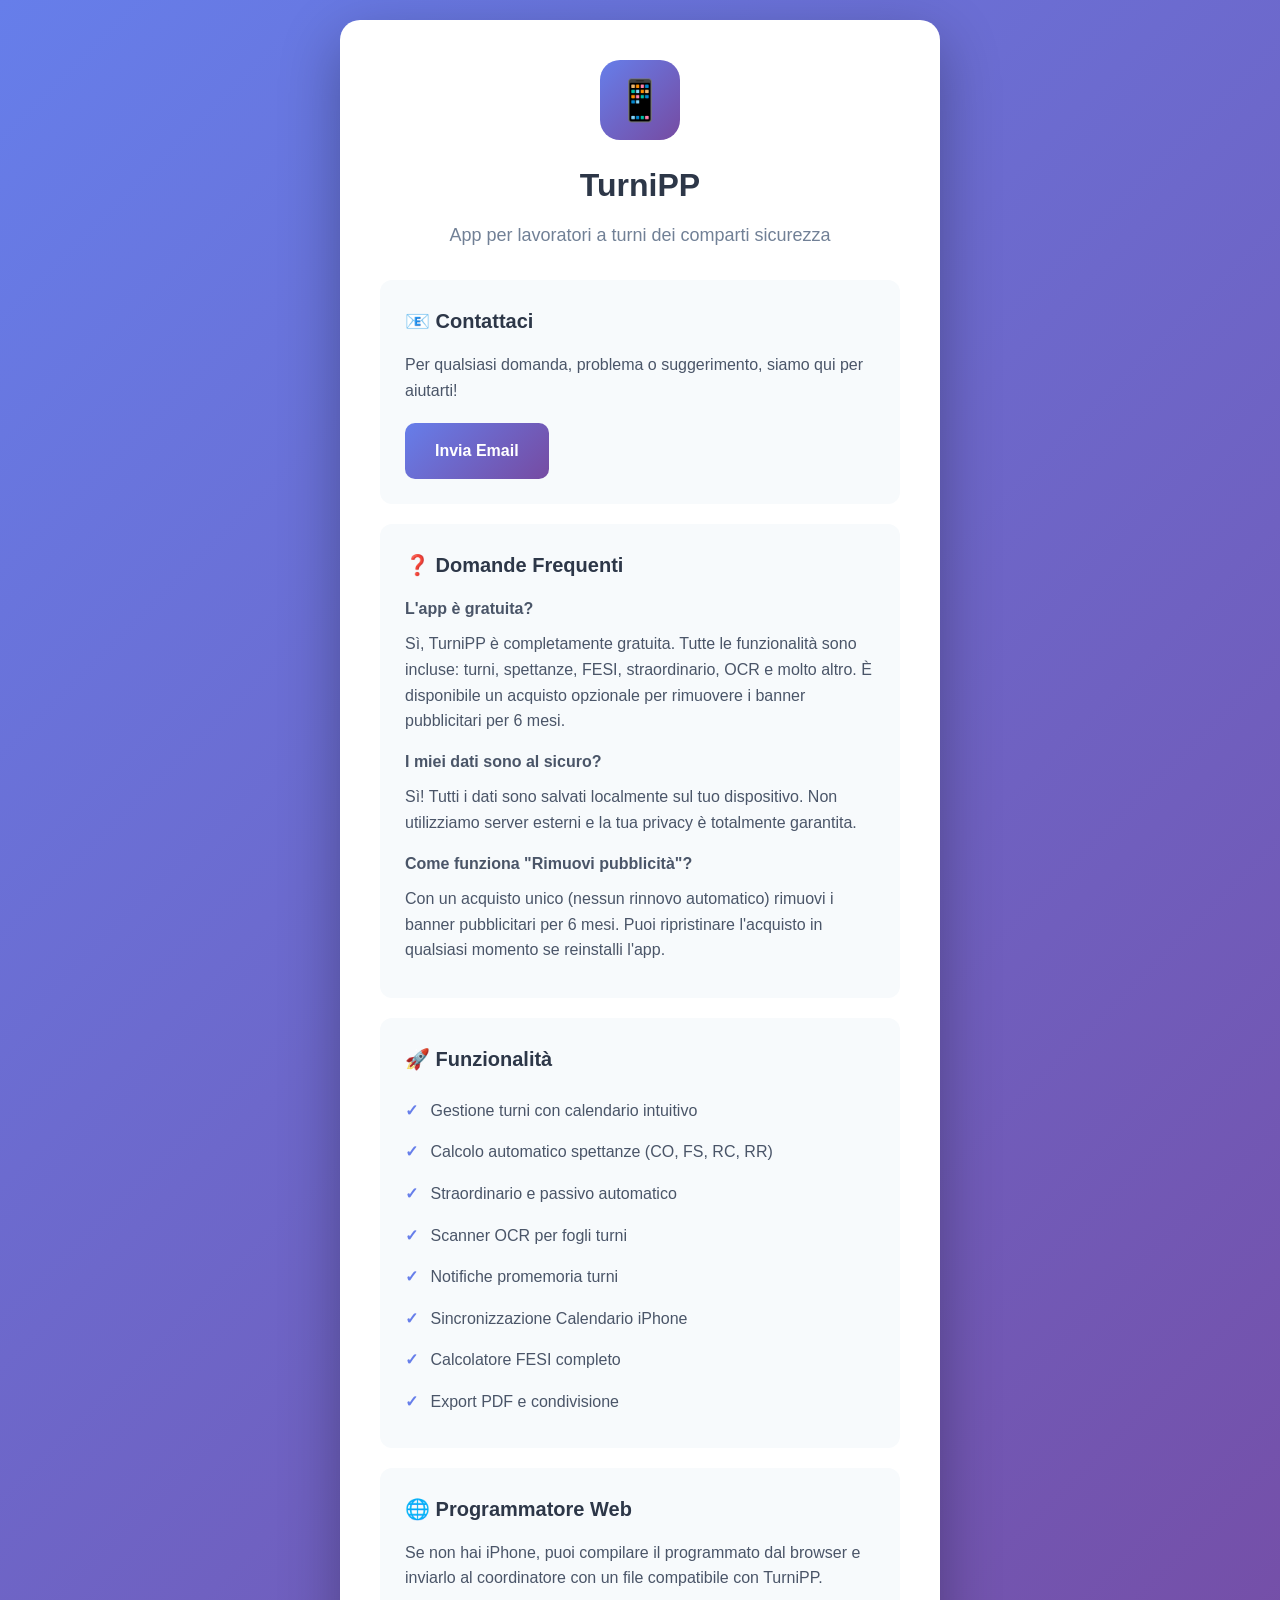
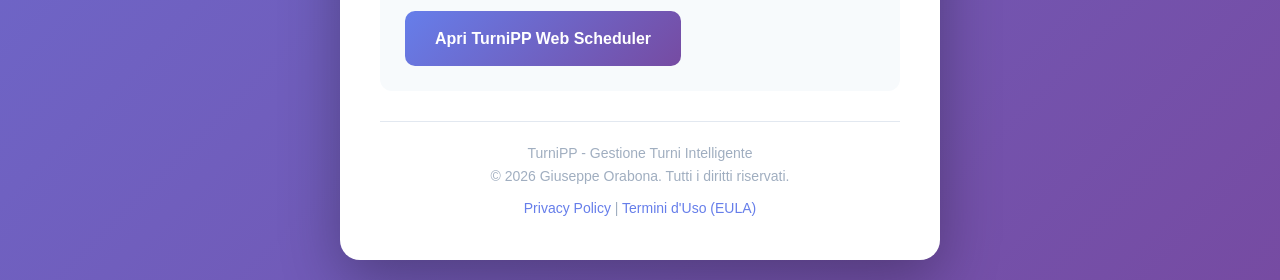
<file: index.html>
<!DOCTYPE html>
<html lang="it">
<head>
    <meta charset="UTF-8">
    <meta http-equiv="refresh" content="0; url=support.html">
    <meta name="viewport" content="width=device-width, initial-scale=1.0">
    <title>TurniPP - Reindirizzamento...</title>
</head>
<body>
    <p>Reindirizzamento in corso...</p>
    <p>Se non vieni reindirizzato automaticamente, <a href="support.html">clicca qui</a>.</p>
</body>
</html>
</file>
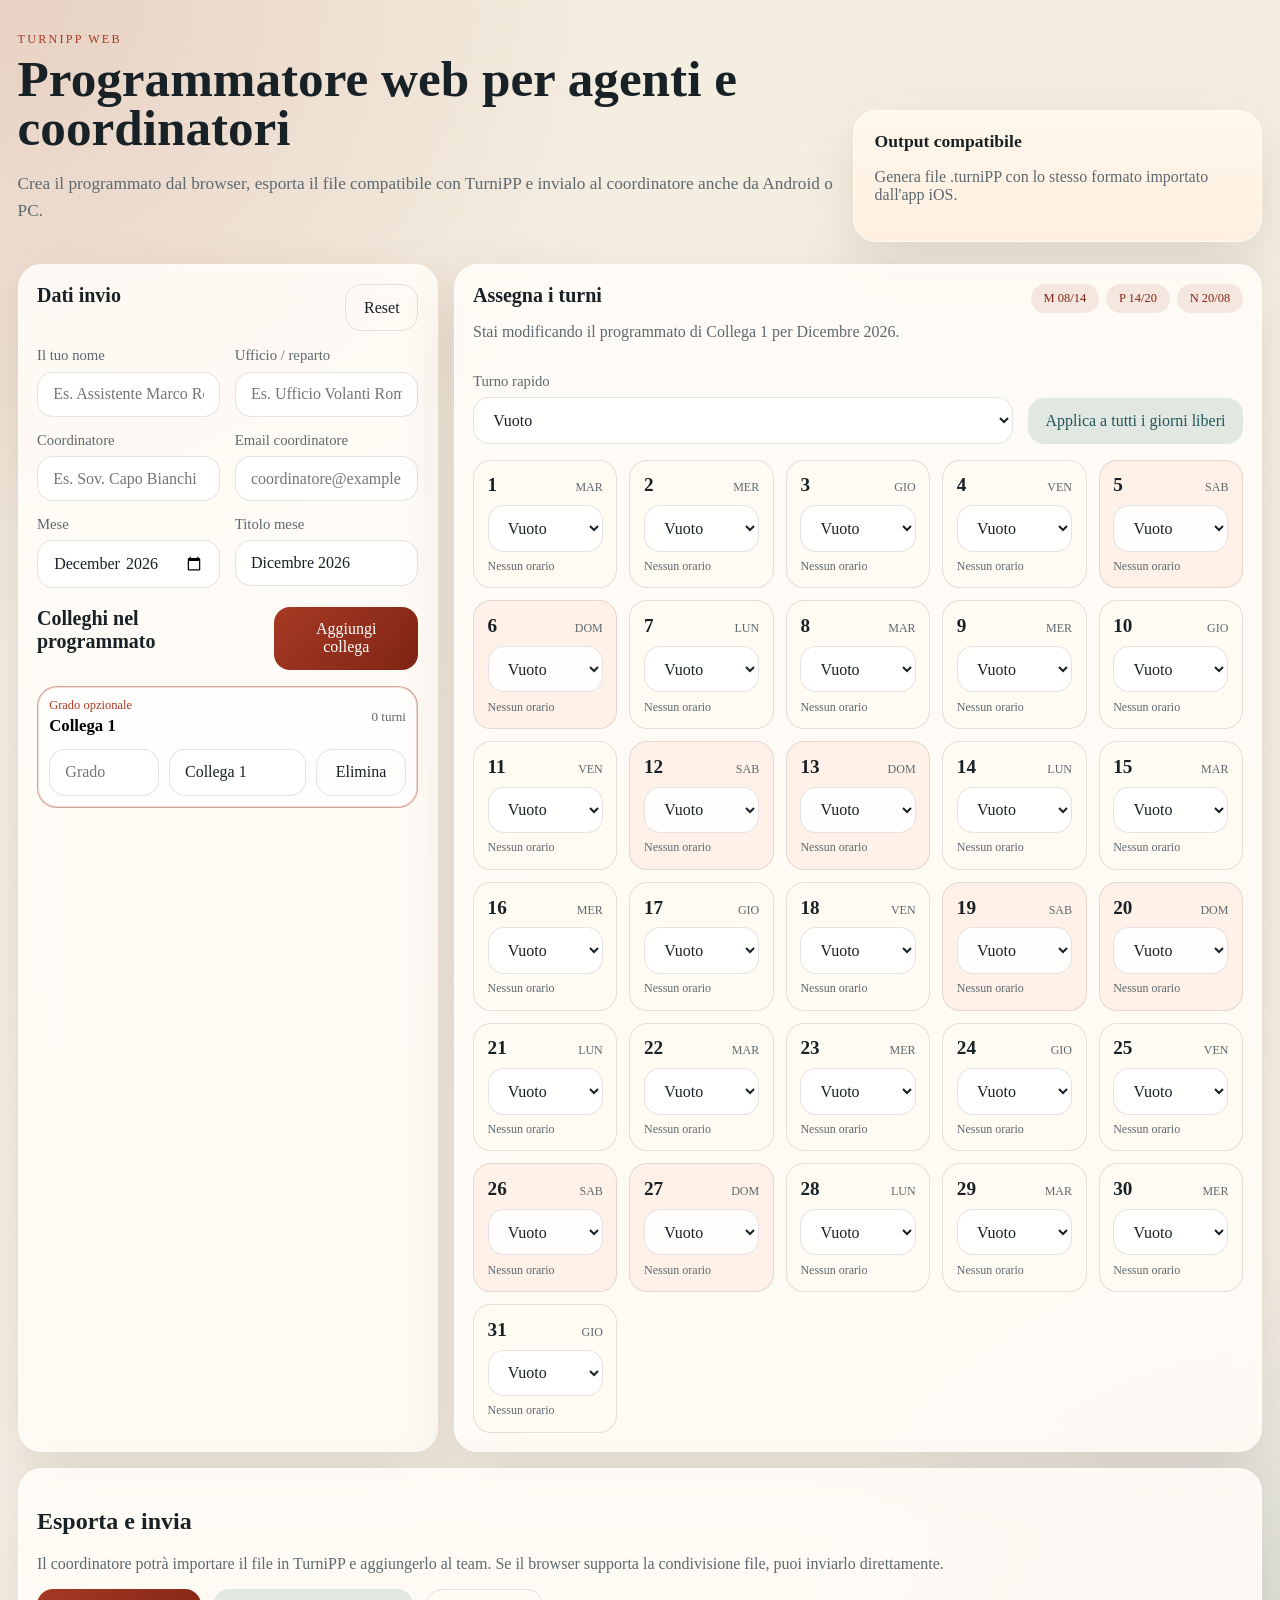
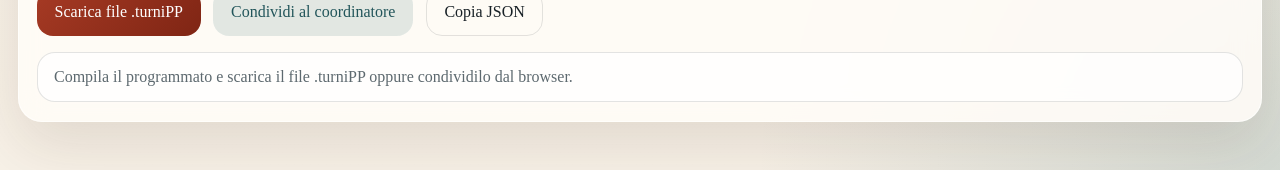
<file: web-scheduler/index.html>
<!DOCTYPE html>
<html lang="it">
  <head>
    <meta charset="UTF-8" />
    <meta name="viewport" content="width=device-width, initial-scale=1.0" />
    <title>TurniPP Web Scheduler</title>
    <link rel="stylesheet" href="./styles.css" />
  </head>
  <body>
    <div class="app-shell">
      <header class="hero">
        <div>
          <p class="eyebrow">TurniPP Web</p>
          <h1>Programmatore web per agenti e coordinatori</h1>
          <p class="hero-copy">
            Crea il programmato dal browser, esporta il file compatibile con TurniPP e invialo al coordinatore anche da Android o PC.
          </p>
        </div>
        <div class="hero-card">
          <p class="hero-card-title">Output compatibile</p>
          <p class="hero-card-copy">Genera file .turniPP con lo stesso formato importato dall'app iOS.</p>
        </div>
      </header>

      <main class="layout">
        <section class="panel panel-form">
          <div class="section-head">
            <h2>Dati invio</h2>
            <button id="resetButton" class="ghost-button" type="button">Reset</button>
          </div>

          <div class="field-grid">
            <label>
              <span>Il tuo nome</span>
              <input id="senderName" type="text" placeholder="Es. Assistente Marco Rossi" />
            </label>
            <label>
              <span>Ufficio / reparto</span>
              <input id="serviceLocation" type="text" placeholder="Es. Ufficio Volanti Roma" />
            </label>
            <label>
              <span>Coordinatore</span>
              <input id="coordinatorName" type="text" placeholder="Es. Sov. Capo Bianchi" />
            </label>
            <label>
              <span>Email coordinatore</span>
              <input id="coordinatorEmail" type="email" placeholder="coordinatore@example.com" />
            </label>
            <label>
              <span>Mese</span>
              <input id="scheduleMonth" type="month" />
            </label>
            <label>
              <span>Titolo mese</span>
              <input id="monthLabel" type="text" placeholder="Generato automaticamente" />
            </label>
          </div>

          <div class="section-head members-head">
            <h2>Colleghi nel programmato</h2>
            <button id="addMemberButton" class="primary-button" type="button">Aggiungi collega</button>
          </div>
          <div id="membersList" class="member-list"></div>
        </section>

        <section class="panel panel-scheduler">
          <div class="section-head">
            <div>
              <h2>Assegna i turni</h2>
              <p id="schedulerSubtitle" class="muted">Seleziona o aggiungi un collega per iniziare.</p>
            </div>
            <div class="pill-row">
              <span class="pill">M 08/14</span>
              <span class="pill">P 14/20</span>
              <span class="pill">N 20/08</span>
            </div>
          </div>

          <div class="shift-toolbar">
            <label>
              <span>Turno rapido</span>
              <select id="quickShiftSelect"></select>
            </label>
            <button id="applyAllButton" class="secondary-button" type="button">Applica a tutti i giorni liberi</button>
          </div>

          <div id="calendarGrid" class="calendar-grid empty-state">
            Seleziona un collega per vedere il calendario del mese.
          </div>
        </section>
      </main>

      <section class="panel panel-actions">
        <div>
          <h2>Esporta e invia</h2>
          <p class="muted">
            Il coordinatore potrà importare il file in TurniPP e aggiungerlo al team. Se il browser supporta la condivisione file, puoi inviarlo direttamente.
          </p>
        </div>
        <div class="action-row">
          <button id="downloadButton" class="primary-button" type="button">Scarica file .turniPP</button>
          <button id="shareButton" class="secondary-button" type="button">Condividi al coordinatore</button>
          <button id="copyJsonButton" class="ghost-button" type="button">Copia JSON</button>
        </div>
        <div id="statusBox" class="status-box" aria-live="polite"></div>
      </section>
    </div>

    <template id="memberItemTemplate">
      <article class="member-card">
        <button class="member-card-main" type="button">
          <div>
            <p class="member-rank"></p>
            <h3 class="member-name"></h3>
          </div>
          <span class="member-count"></span>
        </button>
        <div class="member-actions">
          <input class="member-rank-input" type="text" placeholder="Grado" />
          <input class="member-name-input" type="text" placeholder="Nome e cognome" />
          <button class="ghost-button member-remove-button" type="button">Elimina</button>
        </div>
      </article>
    </template>

    <script src="./app.js"></script>
  </body>
</html>
</file>
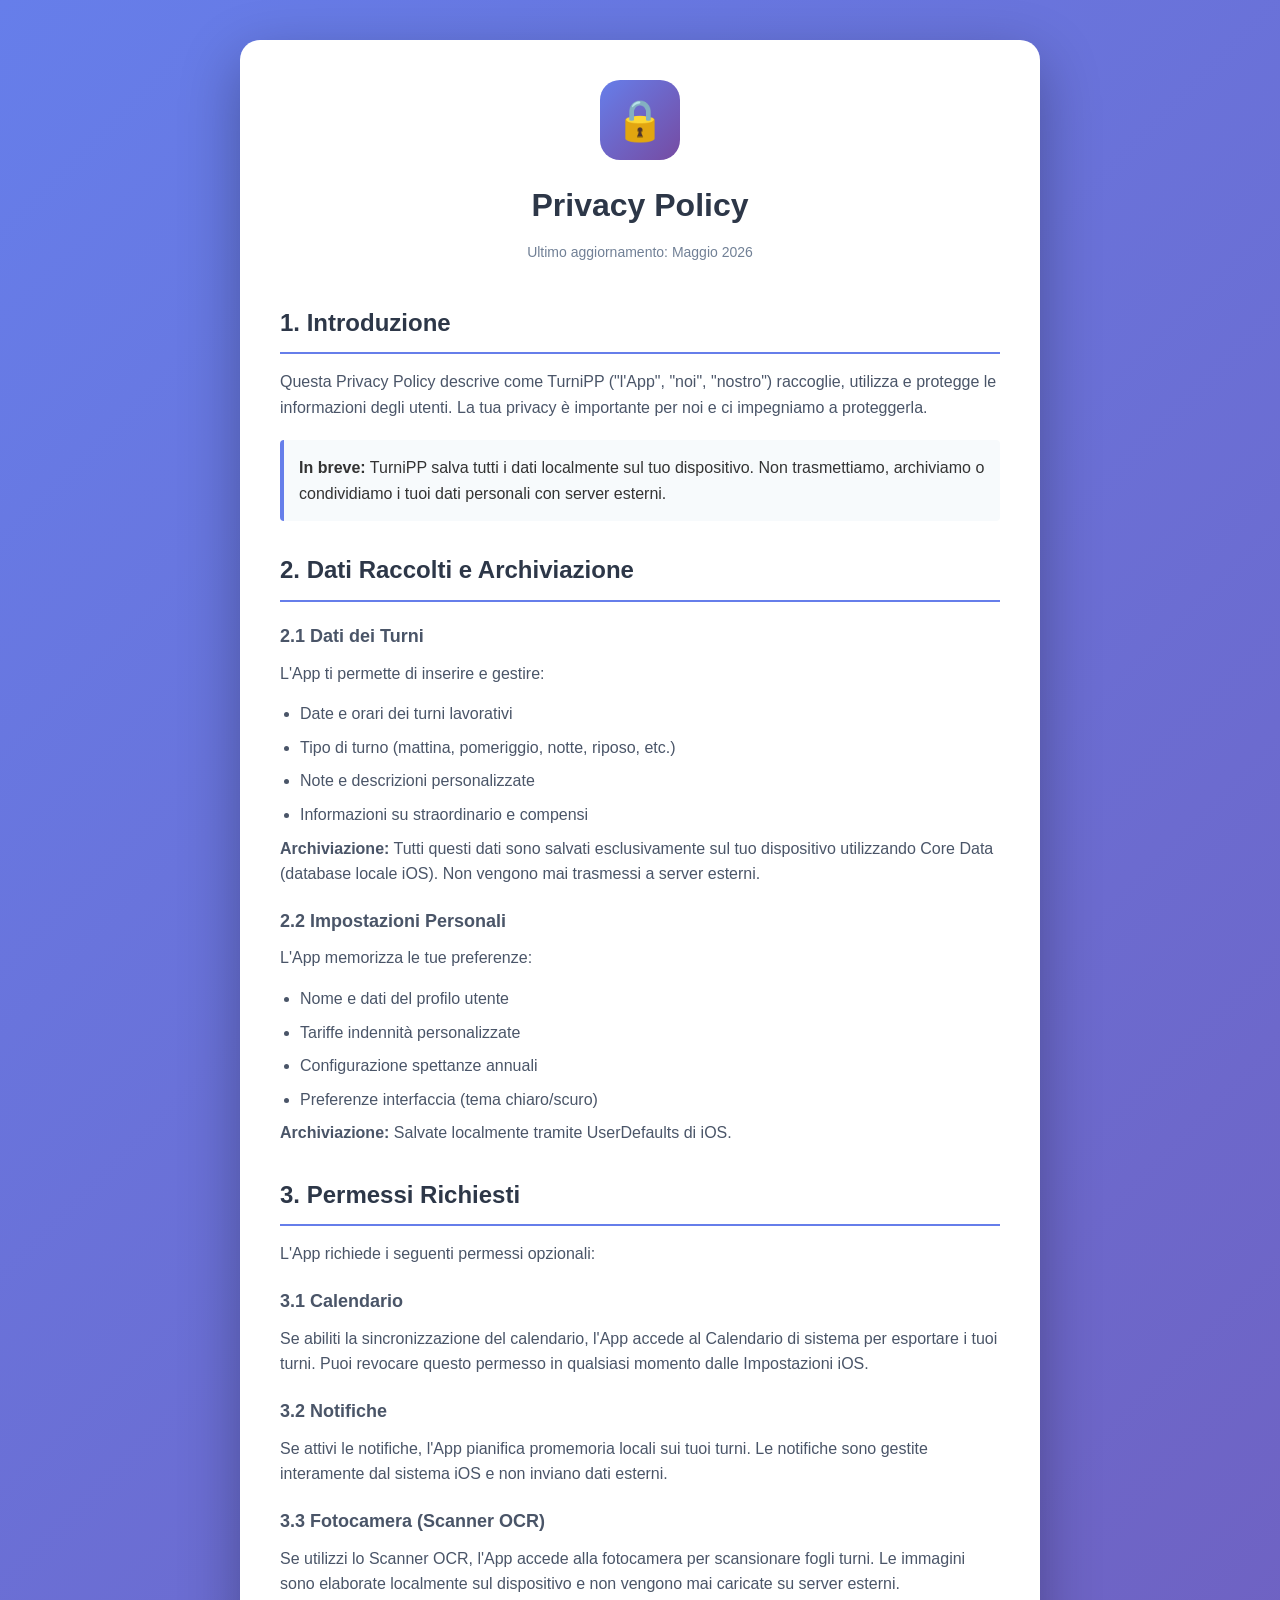
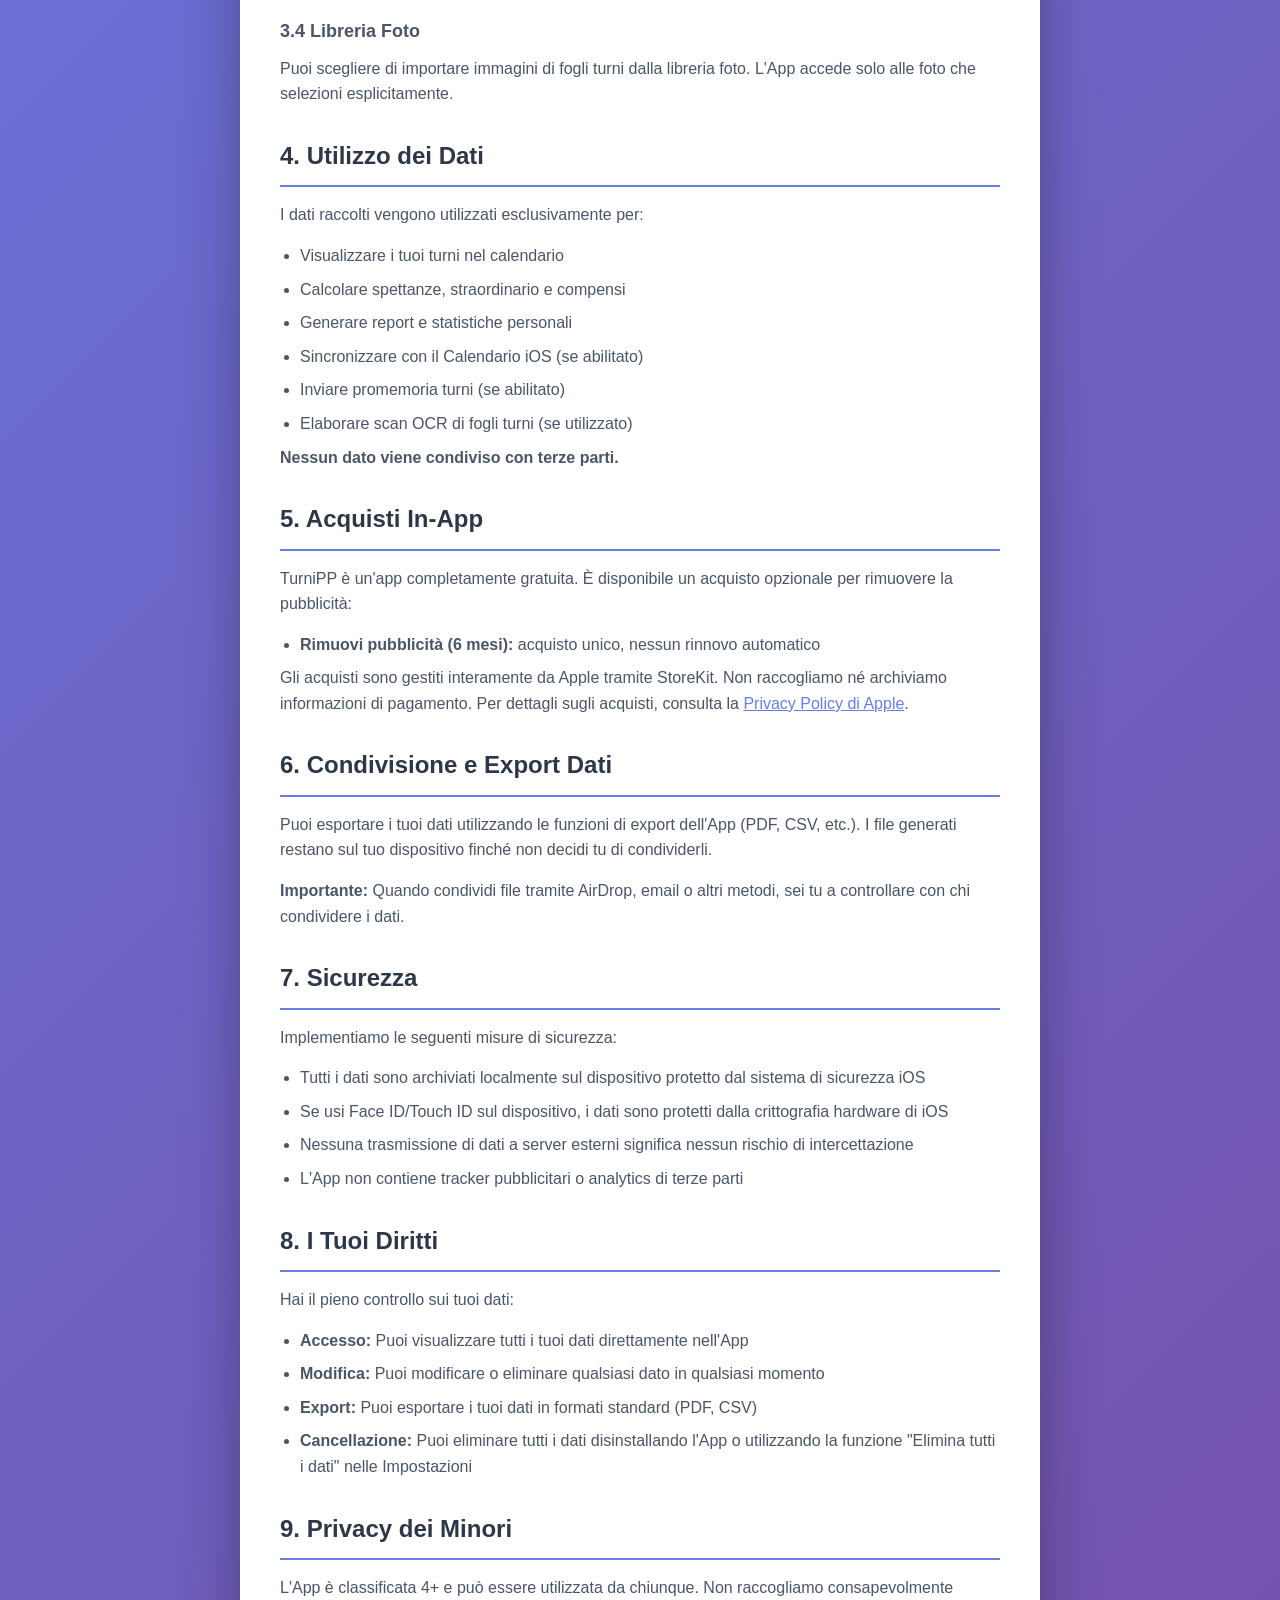
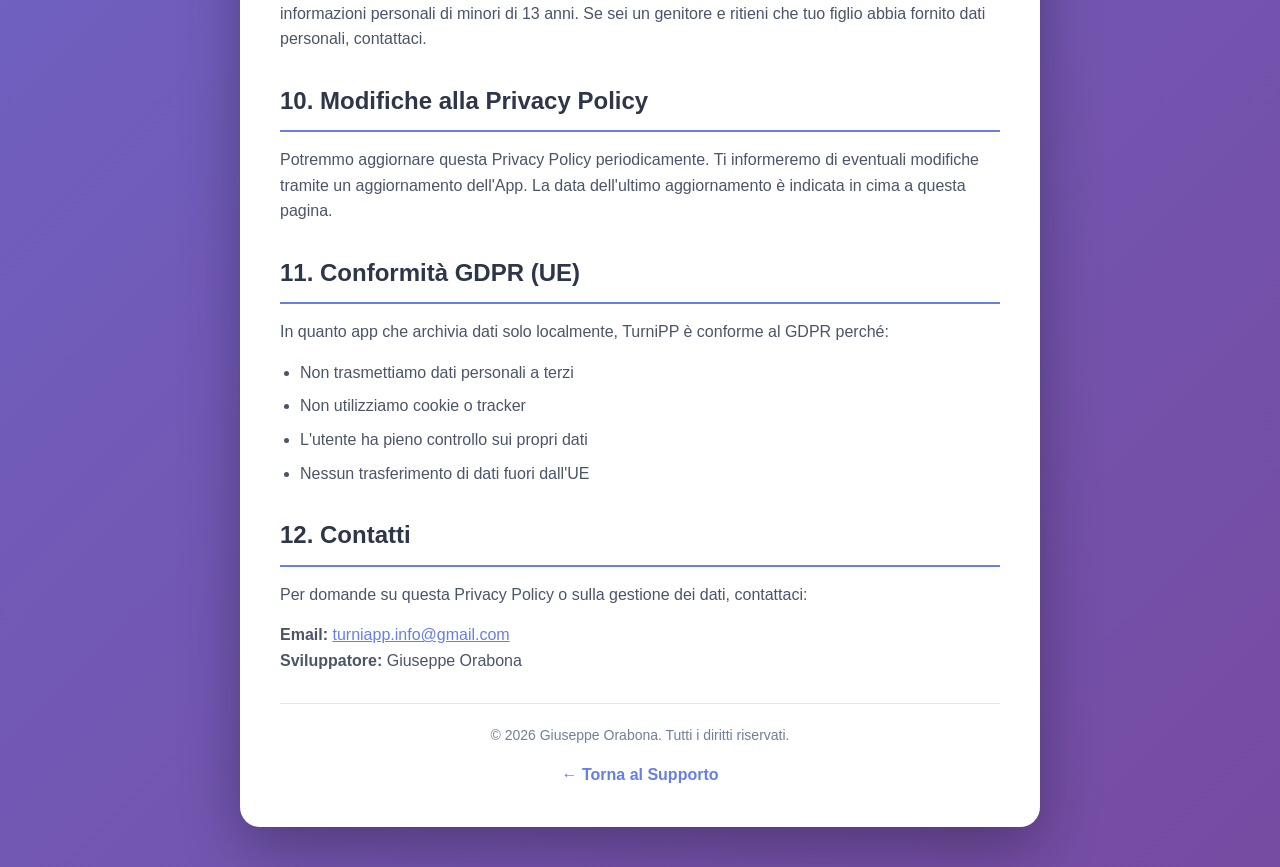
<file: privacy.html>
<!DOCTYPE html>
<html lang="it">
<head>
    <meta charset="UTF-8">
    <meta name="viewport" content="width=device-width, initial-scale=1.0">
    <title>TurniPP - Privacy Policy</title>
    <style>
        * {
            margin: 0;
            padding: 0;
            box-sizing: border-box;
        }
        body {
            font-family: -apple-system, BlinkMacSystemFont, 'Segoe UI', Roboto, Oxygen, Ubuntu, Cantarell, sans-serif;
            line-height: 1.6;
            color: #333;
            background: linear-gradient(135deg, #667eea 0%, #764ba2 100%);
            min-height: 100vh;
            padding: 40px 20px;
        }
        .container {
            max-width: 800px;
            background: white;
            border-radius: 20px;
            box-shadow: 0 20px 60px rgba(0,0,0,0.3);
            padding: 40px;
            margin: 0 auto;
        }
        .header {
            text-align: center;
            margin-bottom: 40px;
        }
        .icon {
            width: 80px;
            height: 80px;
            background: linear-gradient(135deg, #667eea 0%, #764ba2 100%);
            border-radius: 20px;
            margin: 0 auto 20px;
            display: flex;
            align-items: center;
            justify-content: center;
            font-size: 40px;
        }
        h1 {
            color: #2d3748;
            margin-bottom: 10px;
            font-size: 32px;
        }
        .date {
            color: #718096;
            font-size: 14px;
        }
        .section {
            margin-bottom: 30px;
        }
        h2 {
            color: #2d3748;
            margin-bottom: 15px;
            font-size: 24px;
            border-bottom: 2px solid #667eea;
            padding-bottom: 10px;
        }
        h3 {
            color: #4a5568;
            margin: 20px 0 10px;
            font-size: 18px;
        }
        p {
            color: #4a5568;
            margin-bottom: 15px;
        }
        ul {
            margin-left: 20px;
            color: #4a5568;
        }
        li {
            margin-bottom: 8px;
        }
        .highlight {
            background: #f7fafc;
            border-left: 4px solid #667eea;
            padding: 15px;
            margin: 20px 0;
            border-radius: 4px;
        }
        .back-link {
            text-align: center;
            margin-top: 30px;
            padding-top: 20px;
            border-top: 1px solid #e2e8f0;
        }
        .back-link a {
            color: #667eea;
            text-decoration: none;
            font-weight: 600;
        }
        .back-link a:hover {
            text-decoration: underline;
        }
    </style>
</head>
<body>
    <div class="container">
        <div class="header">
            <div class="icon">🔒</div>
            <h1>Privacy Policy</h1>
            <p class="date">Ultimo aggiornamento: Maggio 2026</p>
        </div>

        <div class="section">
            <h2>1. Introduzione</h2>
            <p>Questa Privacy Policy descrive come TurniPP ("l'App", "noi", "nostro") raccoglie, utilizza e protegge le informazioni degli utenti. La tua privacy è importante per noi e ci impegniamo a proteggerla.</p>
            <div class="highlight">
                <strong>In breve:</strong> TurniPP salva tutti i dati localmente sul tuo dispositivo. Non trasmettiamo, archiviamo o condividiamo i tuoi dati personali con server esterni.
            </div>
        </div>

        <div class="section">
            <h2>2. Dati Raccolti e Archiviazione</h2>
            <h3>2.1 Dati dei Turni</h3>
            <p>L'App ti permette di inserire e gestire:</p>
            <ul>
                <li>Date e orari dei turni lavorativi</li>
                <li>Tipo di turno (mattina, pomeriggio, notte, riposo, etc.)</li>
                <li>Note e descrizioni personalizzate</li>
                <li>Informazioni su straordinario e compensi</li>
            </ul>
            <p><strong>Archiviazione:</strong> Tutti questi dati sono salvati esclusivamente sul tuo dispositivo utilizzando Core Data (database locale iOS). Non vengono mai trasmessi a server esterni.</p>

            <h3>2.2 Impostazioni Personali</h3>
            <p>L'App memorizza le tue preferenze:</p>
            <ul>
                <li>Nome e dati del profilo utente</li>
                <li>Tariffe indennità personalizzate</li>
                <li>Configurazione spettanze annuali</li>
                <li>Preferenze interfaccia (tema chiaro/scuro)</li>
            </ul>
            <p><strong>Archiviazione:</strong> Salvate localmente tramite UserDefaults di iOS.</p>
        </div>

        <div class="section">
            <h2>3. Permessi Richiesti</h2>
            <p>L'App richiede i seguenti permessi opzionali:</p>

            <h3>3.1 Calendario</h3>
            <p>Se abiliti la sincronizzazione del calendario, l'App accede al Calendario di sistema per esportare i tuoi turni. Puoi revocare questo permesso in qualsiasi momento dalle Impostazioni iOS.</p>

            <h3>3.2 Notifiche</h3>
            <p>Se attivi le notifiche, l'App pianifica promemoria locali sui tuoi turni. Le notifiche sono gestite interamente dal sistema iOS e non inviano dati esterni.</p>

            <h3>3.3 Fotocamera (Scanner OCR)</h3>
            <p>Se utilizzi lo Scanner OCR, l'App accede alla fotocamera per scansionare fogli turni. Le immagini sono elaborate localmente sul dispositivo e non vengono mai caricate su server esterni.</p>

            <h3>3.4 Libreria Foto</h3>
            <p>Puoi scegliere di importare immagini di fogli turni dalla libreria foto. L'App accede solo alle foto che selezioni esplicitamente.</p>
        </div>

        <div class="section">
            <h2>4. Utilizzo dei Dati</h2>
            <p>I dati raccolti vengono utilizzati esclusivamente per:</p>
            <ul>
                <li>Visualizzare i tuoi turni nel calendario</li>
                <li>Calcolare spettanze, straordinario e compensi</li>
                <li>Generare report e statistiche personali</li>
                <li>Sincronizzare con il Calendario iOS (se abilitato)</li>
                <li>Inviare promemoria turni (se abilitato)</li>
                <li>Elaborare scan OCR di fogli turni (se utilizzato)</li>
            </ul>
            <p><strong>Nessun dato viene condiviso con terze parti.</strong></p>
        </div>

        <div class="section">
            <h2>5. Acquisti In-App</h2>
            <p>TurniPP è un'app completamente gratuita. È disponibile un acquisto opzionale per rimuovere la pubblicità:</p>
            <ul>
                <li><strong>Rimuovi pubblicità (6 mesi):</strong> acquisto unico, nessun rinnovo automatico</li>
            </ul>
            <p>Gli acquisti sono gestiti interamente da Apple tramite StoreKit. Non raccogliamo né archiviamo informazioni di pagamento. Per dettagli sugli acquisti, consulta la <a href="https://www.apple.com/legal/privacy/" target="_blank" style="color: #667eea;">Privacy Policy di Apple</a>.</p>
        </div>

        <div class="section">
            <h2>6. Condivisione e Export Dati</h2>
            <p>Puoi esportare i tuoi dati utilizzando le funzioni di export dell'App (PDF, CSV, etc.). I file generati restano sul tuo dispositivo finché non decidi tu di condividerli.</p>
            <p><strong>Importante:</strong> Quando condividi file tramite AirDrop, email o altri metodi, sei tu a controllare con chi condividere i dati.</p>
        </div>

        <div class="section">
            <h2>7. Sicurezza</h2>
            <p>Implementiamo le seguenti misure di sicurezza:</p>
            <ul>
                <li>Tutti i dati sono archiviati localmente sul dispositivo protetto dal sistema di sicurezza iOS</li>
                <li>Se usi Face ID/Touch ID sul dispositivo, i dati sono protetti dalla crittografia hardware di iOS</li>
                <li>Nessuna trasmissione di dati a server esterni significa nessun rischio di intercettazione</li>
                <li>L'App non contiene tracker pubblicitari o analytics di terze parti</li>
            </ul>
        </div>

        <div class="section">
            <h2>8. I Tuoi Diritti</h2>
            <p>Hai il pieno controllo sui tuoi dati:</p>
            <ul>
                <li><strong>Accesso:</strong> Puoi visualizzare tutti i tuoi dati direttamente nell'App</li>
                <li><strong>Modifica:</strong> Puoi modificare o eliminare qualsiasi dato in qualsiasi momento</li>
                <li><strong>Export:</strong> Puoi esportare i tuoi dati in formati standard (PDF, CSV)</li>
                <li><strong>Cancellazione:</strong> Puoi eliminare tutti i dati disinstallando l'App o utilizzando la funzione "Elimina tutti i dati" nelle Impostazioni</li>
            </ul>
        </div>

        <div class="section">
            <h2>9. Privacy dei Minori</h2>
            <p>L'App è classificata 4+ e può essere utilizzata da chiunque. Non raccogliamo consapevolmente informazioni personali di minori di 13 anni. Se sei un genitore e ritieni che tuo figlio abbia fornito dati personali, contattaci.</p>
        </div>

        <div class="section">
            <h2>10. Modifiche alla Privacy Policy</h2>
            <p>Potremmo aggiornare questa Privacy Policy periodicamente. Ti informeremo di eventuali modifiche tramite un aggiornamento dell'App. La data dell'ultimo aggiornamento è indicata in cima a questa pagina.</p>
        </div>

        <div class="section">
            <h2>11. Conformità GDPR (UE)</h2>
            <p>In quanto app che archivia dati solo localmente, TurniPP è conforme al GDPR perché:</p>
            <ul>
                <li>Non trasmettiamo dati personali a terzi</li>
                <li>Non utilizziamo cookie o tracker</li>
                <li>L'utente ha pieno controllo sui propri dati</li>
                <li>Nessun trasferimento di dati fuori dall'UE</li>
            </ul>
        </div>

        <div class="section">
            <h2>12. Contatti</h2>
            <p>Per domande su questa Privacy Policy o sulla gestione dei dati, contattaci:</p>
            <p>
                <strong>Email:</strong> <a href="mailto:turniapp.info@gmail.com" style="color: #667eea;">turniapp.info@gmail.com</a><br>
                <strong>Sviluppatore:</strong> Giuseppe Orabona
            </p>
        </div>

        <div class="back-link">
            <p style="color:#718096;font-size:14px">© 2026 Giuseppe Orabona. Tutti i diritti riservati.</p>
            <a href="support.html">← Torna al Supporto</a>
        </div>
    </div>
</body>
</html>
</file>
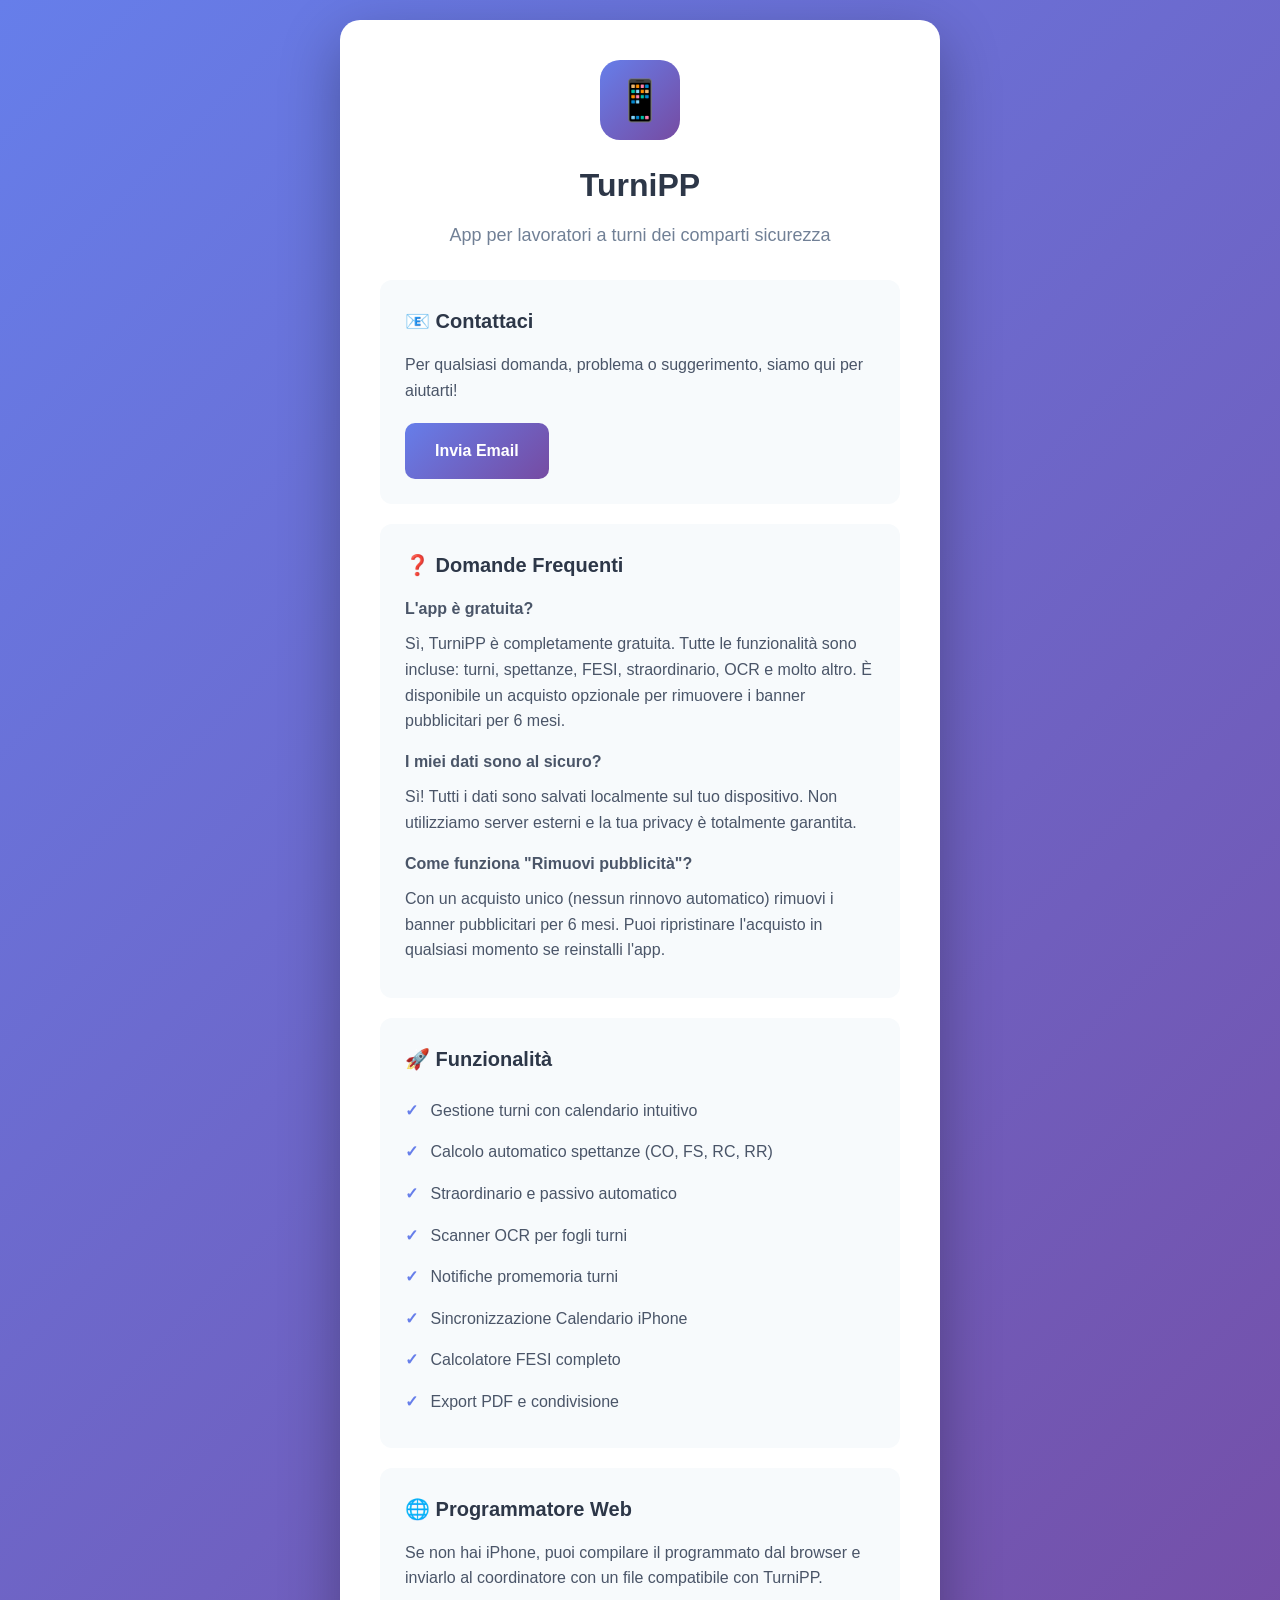
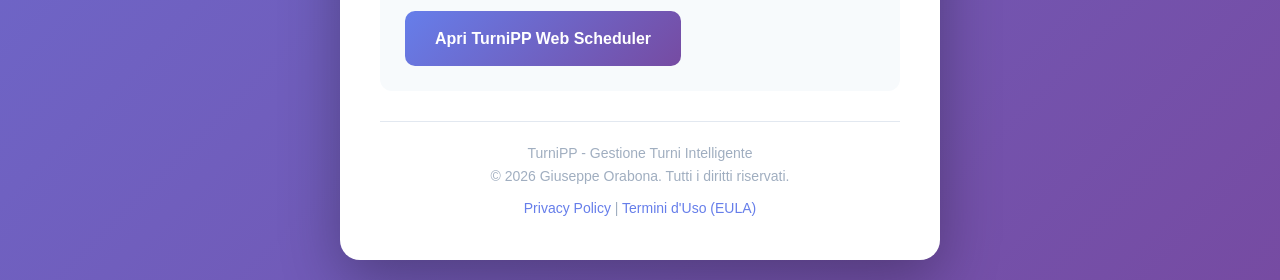
<file: support.html>
<!DOCTYPE html>
<html lang="it">
<head>
    <meta charset="UTF-8">
    <meta name="viewport" content="width=device-width, initial-scale=1.0">
    <title>TurniPP - Supporto</title>
    <style>
        * {
            margin: 0;
            padding: 0;
            box-sizing: border-box;
        }
        body {
            font-family: -apple-system, BlinkMacSystemFont, 'Segoe UI', Roboto, Oxygen, Ubuntu, Cantarell, sans-serif;
            line-height: 1.6;
            color: #333;
            background: linear-gradient(135deg, #667eea 0%, #764ba2 100%);
            min-height: 100vh;
            display: flex;
            align-items: center;
            justify-content: center;
            padding: 20px;
        }
        .container {
            max-width: 600px;
            background: white;
            border-radius: 20px;
            box-shadow: 0 20px 60px rgba(0,0,0,0.3);
            padding: 40px;
            text-align: center;
        }
        .icon {
            width: 80px;
            height: 80px;
            background: linear-gradient(135deg, #667eea 0%, #764ba2 100%);
            border-radius: 20px;
            margin: 0 auto 20px;
            display: flex;
            align-items: center;
            justify-content: center;
            font-size: 40px;
        }
        h1 {
            color: #2d3748;
            margin-bottom: 10px;
            font-size: 32px;
        }
        .subtitle {
            color: #718096;
            margin-bottom: 30px;
            font-size: 18px;
        }
        .section {
            background: #f7fafc;
            border-radius: 12px;
            padding: 25px;
            margin-bottom: 20px;
            text-align: left;
        }
        .section h2 {
            color: #2d3748;
            margin-bottom: 15px;
            font-size: 20px;
            display: flex;
            align-items: center;
            gap: 10px;
        }
        .section p {
            color: #4a5568;
            margin-bottom: 10px;
        }
        .contact-button {
            display: inline-block;
            background: linear-gradient(135deg, #667eea 0%, #764ba2 100%);
            color: white;
            padding: 15px 30px;
            border-radius: 10px;
            text-decoration: none;
            font-weight: 600;
            margin-top: 10px;
            transition: transform 0.2s;
        }
        .contact-button:hover {
            transform: translateY(-2px);
        }
        .feature-list {
            list-style: none;
            padding: 0;
        }
        .feature-list li {
            padding: 8px 0;
            color: #4a5568;
        }
        .feature-list li:before {
            content: "✓ ";
            color: #667eea;
            font-weight: bold;
            margin-right: 8px;
        }
        .footer {
            margin-top: 30px;
            padding-top: 20px;
            border-top: 1px solid #e2e8f0;
            color: #a0aec0;
            font-size: 14px;
        }
    </style>
</head>
<body>
    <div class="container">
        <div class="icon">📱</div>
        <h1>TurniPP</h1>
        <p class="subtitle">App per lavoratori a turni dei comparti sicurezza</p>
        
        <div class="section">
            <h2>📧 Contattaci</h2>
            <p>Per qualsiasi domanda, problema o suggerimento, siamo qui per aiutarti!</p>
            <a href="mailto:turniapp.info@gmail.com" class="contact-button">
                Invia Email
            </a>
        </div>
        
        <div class="section">
            <h2>❓ Domande Frequenti</h2>
            <p><strong>L'app è gratuita?</strong></p>
            <p>Sì, TurniPP è completamente gratuita. Tutte le funzionalità sono incluse: turni, spettanze, FESI, straordinario, OCR e molto altro. È disponibile un acquisto opzionale per rimuovere i banner pubblicitari per 6 mesi.</p>
            
            <p style="margin-top: 15px;"><strong>I miei dati sono al sicuro?</strong></p>
            <p>Sì! Tutti i dati sono salvati localmente sul tuo dispositivo. Non utilizziamo server esterni e la tua privacy è totalmente garantita.</p>
            
            <p style="margin-top: 15px;"><strong>Come funziona "Rimuovi pubblicità"?</strong></p>
            <p>Con un acquisto unico (nessun rinnovo automatico) rimuovi i banner pubblicitari per 6 mesi. Puoi ripristinare l'acquisto in qualsiasi momento se reinstalli l'app.</p>
        </div>
        
        <div class="section">
            <h2>🚀 Funzionalità</h2>
            <ul class="feature-list">
                <li>Gestione turni con calendario intuitivo</li>
                <li>Calcolo automatico spettanze (CO, FS, RC, RR)</li>
                <li>Straordinario e passivo automatico</li>
                <li>Scanner OCR per fogli turni</li>
                <li>Notifiche promemoria turni</li>
                <li>Sincronizzazione Calendario iPhone</li>
                <li>Calcolatore FESI completo</li>
                <li>Export PDF e condivisione</li>
            </ul>
        </div>

        <div class="section">
            <h2>🌐 Programmatore Web</h2>
            <p>Se non hai iPhone, puoi compilare il programmato dal browser e inviarlo al coordinatore con un file compatibile con TurniPP.</p>
            <a href="web-scheduler/" class="contact-button">
                Apri TurniPP Web Scheduler
            </a>
        </div>
        
        <div class="footer">
            <p>TurniPP - Gestione Turni Intelligente</p>
            <p>© 2026 Giuseppe Orabona. Tutti i diritti riservati.</p>
            <p style="margin-top: 10px;">
                <a href="privacy.html" style="color: #667eea; text-decoration: none;">Privacy Policy</a>
                <span style="color: #a0aec0;"> | </span>
                <a href="terms.html" style="color: #667eea; text-decoration: none;">Termini d'Uso (EULA)</a>
            </p>
        </div>
    </div>
</body>
</html>
</file>
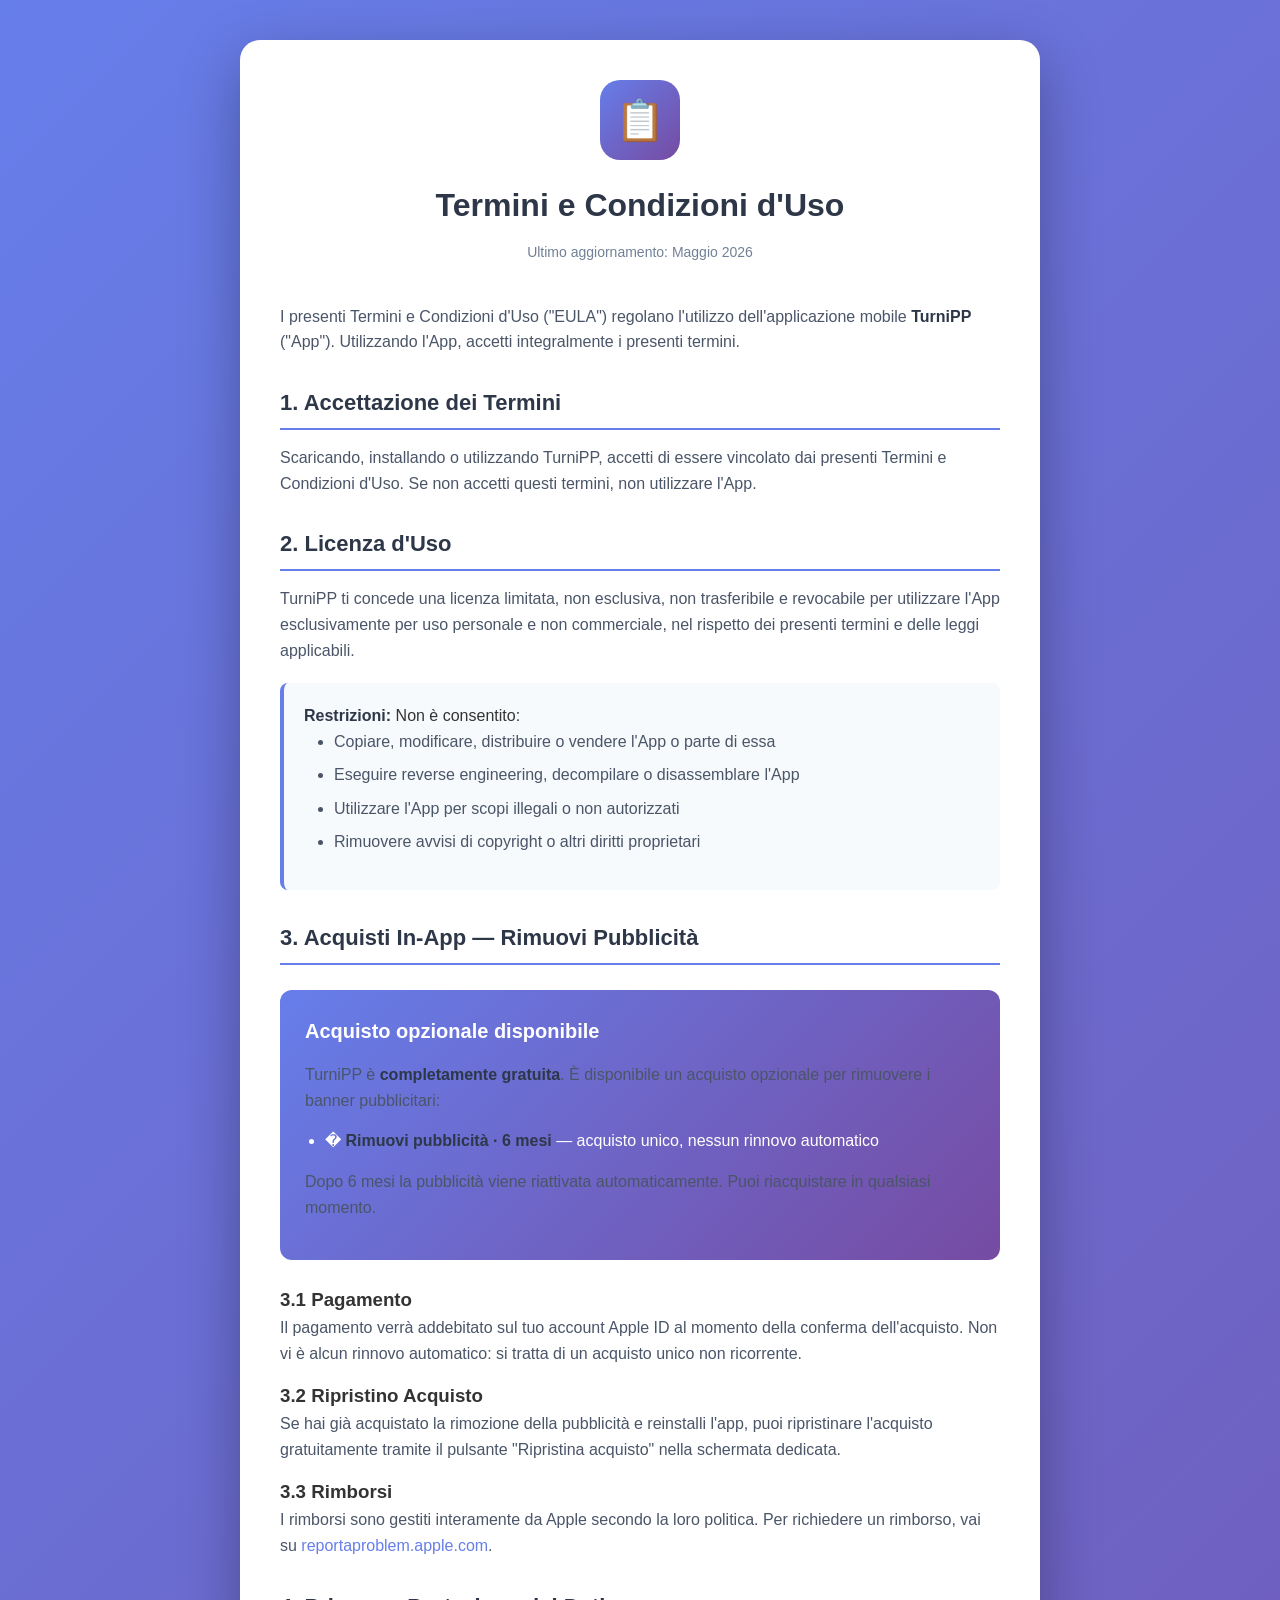
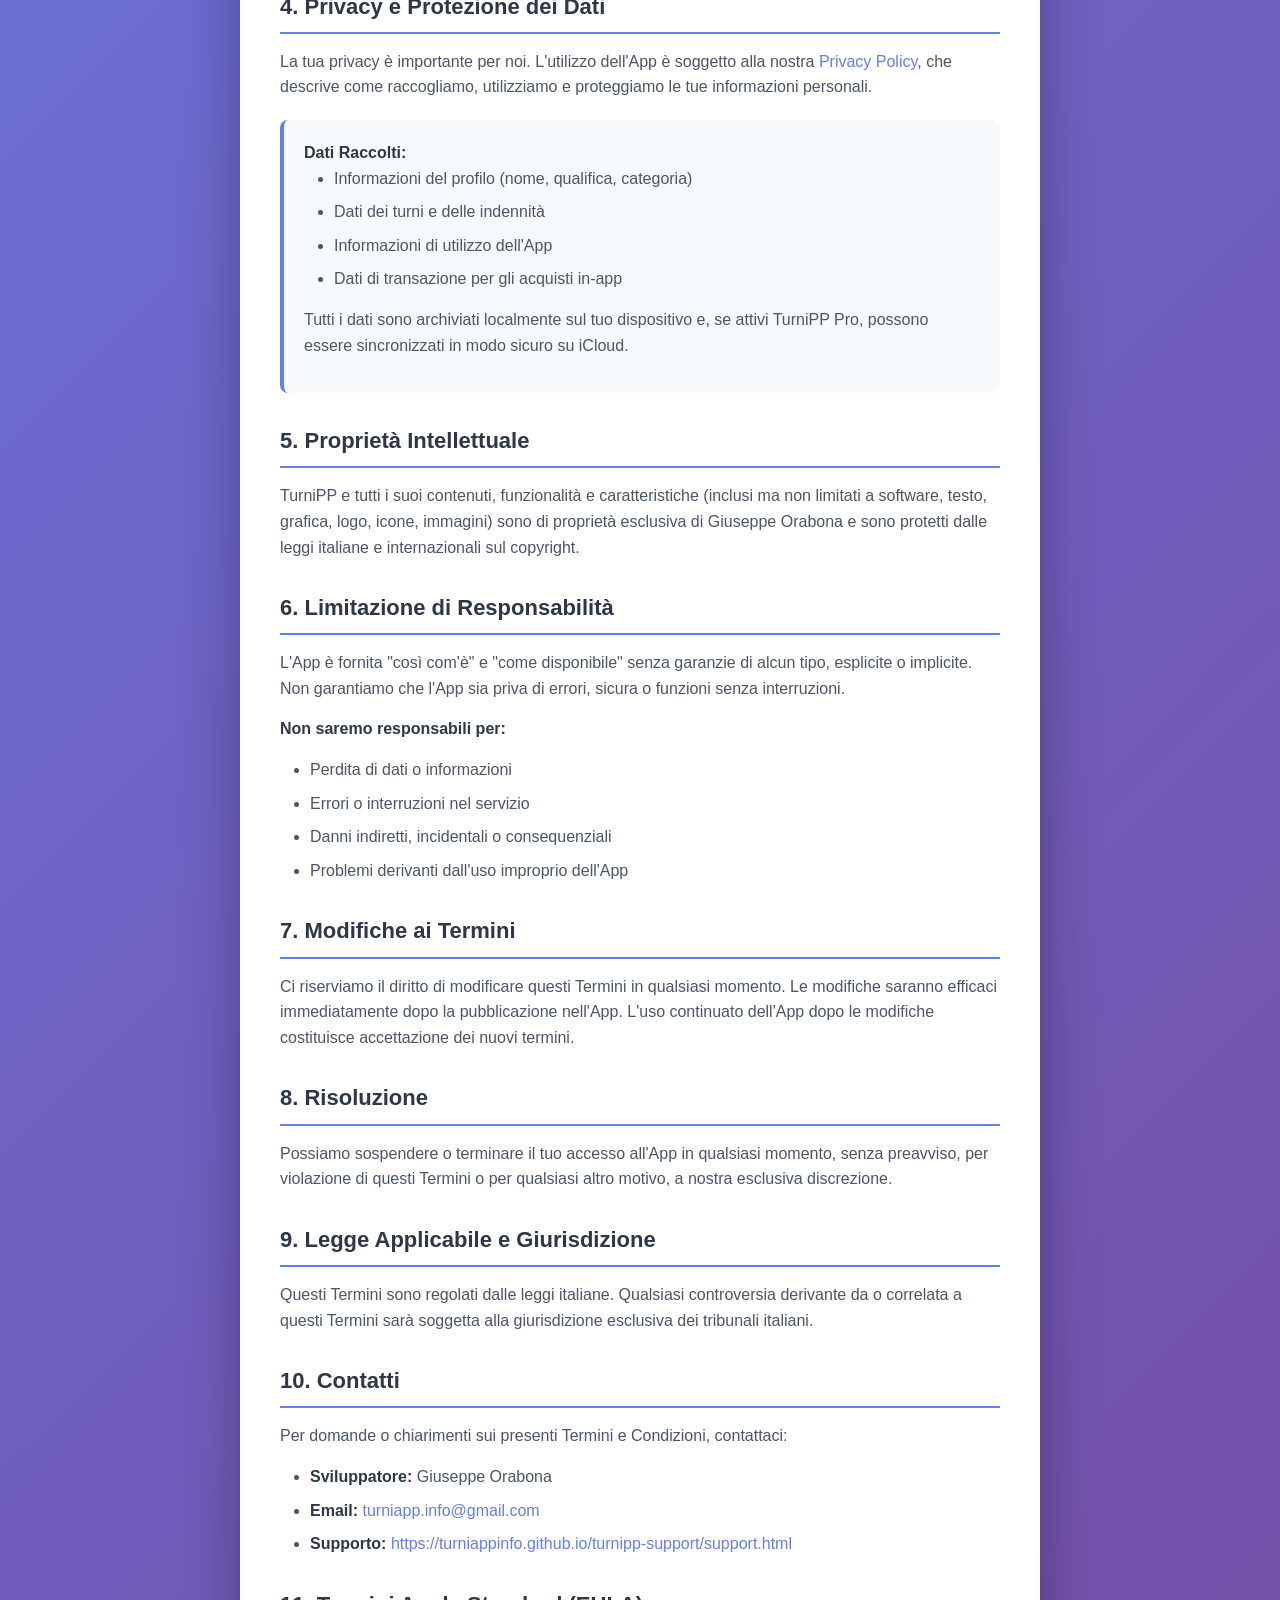
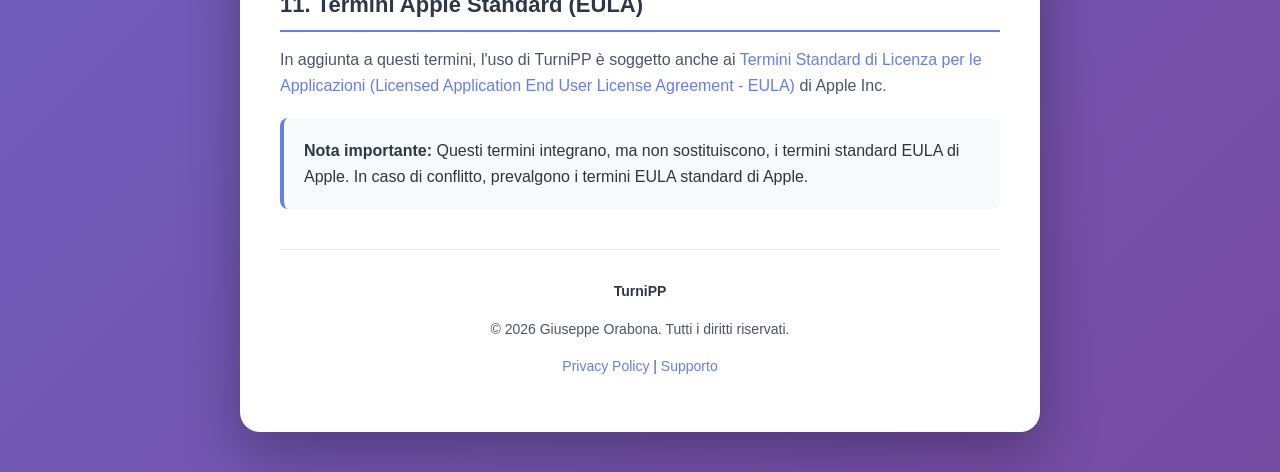
<file: terms.html>
<!DOCTYPE html>
<html lang="it">
<head>
    <meta charset="UTF-8">
    <meta name="viewport" content="width=device-width, initial-scale=1.0">
    <title>TurniPP - Termini e Condizioni d'Uso (EULA)</title>
    <style>
        * {
            margin: 0;
            padding: 0;
            box-sizing: border-box;
        }
        body {
            font-family: -apple-system, BlinkMacSystemFont, 'Segoe UI', Roboto, Oxygen, Ubuntu, Cantarell, sans-serif;
            line-height: 1.6;
            color: #333;
            background: linear-gradient(135deg, #667eea 0%, #764ba2 100%);
            min-height: 100vh;
            padding: 40px 20px;
        }
        .container {
            max-width: 800px;
            background: white;
            border-radius: 20px;
            box-shadow: 0 20px 60px rgba(0,0,0,0.3);
            padding: 40px;
            margin: 0 auto;
        }
        .header {
            text-align: center;
            margin-bottom: 40px;
        }
        .icon {
            width: 80px;
            height: 80px;
            background: linear-gradient(135deg, #667eea 0%, #764ba2 100%);
            border-radius: 20px;
            margin: 0 auto 20px;
            display: flex;
            align-items: center;
            justify-content: center;
            font-size: 40px;
        }
        h1 {
            color: #2d3748;
            margin-bottom: 10px;
            font-size: 32px;
        }
        .date {
            color: #718096;
            font-size: 14px;
        }
        h2 {
            color: #2d3748;
            margin-top: 30px;
            margin-bottom: 15px;
            font-size: 22px;
            border-bottom: 2px solid #667eea;
            padding-bottom: 8px;
        }
        p {
            margin-bottom: 15px;
            color: #4a5568;
        }
        ul, ol {
            margin-left: 30px;
            margin-bottom: 15px;
        }
        li {
            margin-bottom: 8px;
            color: #4a5568;
        }
        .highlight {
            background: #f7fafc;
            padding: 20px;
            border-left: 4px solid #667eea;
            margin: 20px 0;
            border-radius: 8px;
        }
        .subscription-info {
            background: linear-gradient(135deg, #667eea 0%, #764ba2 100%);
            color: white;
            padding: 25px;
            border-radius: 12px;
            margin: 25px 0;
        }
        .subscription-info h3 {
            margin-bottom: 15px;
            font-size: 20px;
        }
        .subscription-info ul {
            margin-left: 20px;
        }
        .subscription-info li {
            color: white;
            margin-bottom: 10px;
        }
        .footer {
            margin-top: 40px;
            padding-top: 30px;
            border-top: 1px solid #e2e8f0;
            text-align: center;
            color: #718096;
            font-size: 14px;
        }
        strong {
            color: #2d3748;
        }
        a {
            color: #667eea;
            text-decoration: none;
        }
        a:hover {
            text-decoration: underline;
        }
    </style>
</head>
<body>
    <div class="container">
        <div class="header">
            <div class="icon">📋</div>
            <h1>Termini e Condizioni d'Uso</h1>
            <p class="date">Ultimo aggiornamento: Maggio 2026</p>
        </div>

        <p>I presenti Termini e Condizioni d'Uso ("EULA") regolano l'utilizzo dell'applicazione mobile <strong>TurniPP</strong> ("App"). Utilizzando l'App, accetti integralmente i presenti termini.</p>

        <h2>1. Accettazione dei Termini</h2>
        <p>Scaricando, installando o utilizzando TurniPP, accetti di essere vincolato dai presenti Termini e Condizioni d'Uso. Se non accetti questi termini, non utilizzare l'App.</p>

        <h2>2. Licenza d'Uso</h2>
        <p>TurniPP ti concede una licenza limitata, non esclusiva, non trasferibile e revocabile per utilizzare l'App esclusivamente per uso personale e non commerciale, nel rispetto dei presenti termini e delle leggi applicabili.</p>

        <div class="highlight">
            <strong>Restrizioni:</strong> Non è consentito:
            <ul>
                <li>Copiare, modificare, distribuire o vendere l'App o parte di essa</li>
                <li>Eseguire reverse engineering, decompilare o disassemblare l'App</li>
                <li>Utilizzare l'App per scopi illegali o non autorizzati</li>
                <li>Rimuovere avvisi di copyright o altri diritti proprietari</li>
            </ul>
        </div>

        <h2>3. Acquisti In-App — Rimuovi Pubblicità</h2>

        <div class="subscription-info">
            <h3>Acquisto opzionale disponibile</h3>
            <p>TurniPP è <strong>completamente gratuita</strong>. È disponibile un acquisto opzionale per rimuovere i banner pubblicitari:</p>
            <ul>
                <li>� <strong>Rimuovi pubblicità · 6 mesi</strong> — acquisto unico, nessun rinnovo automatico</li>
            </ul>
            <p>Dopo 6 mesi la pubblicità viene riattivata automaticamente. Puoi riacquistare in qualsiasi momento.</p>
        </div>

        <h3>3.1 Pagamento</h3>
        <p>Il pagamento verrà addebitato sul tuo account Apple ID al momento della conferma dell'acquisto. Non vi è alcun rinnovo automatico: si tratta di un acquisto unico non ricorrente.</p>

        <h3>3.2 Ripristino Acquisto</h3>
        <p>Se hai già acquistato la rimozione della pubblicità e reinstalli l'app, puoi ripristinare l'acquisto gratuitamente tramite il pulsante "Ripristina acquisto" nella schermata dedicata.</p>

        <h3>3.3 Rimborsi</h3>
        <p>I rimborsi sono gestiti interamente da Apple secondo la loro politica. Per richiedere un rimborso, vai su <a href="https://reportaproblem.apple.com" target="_blank">reportaproblem.apple.com</a>.</p>

        <h2>4. Privacy e Protezione dei Dati</h2>
        <p>La tua privacy è importante per noi. L'utilizzo dell'App è soggetto alla nostra <a href="privacy.html">Privacy Policy</a>, che descrive come raccogliamo, utilizziamo e proteggiamo le tue informazioni personali.</p>

        <div class="highlight">
            <strong>Dati Raccolti:</strong>
            <ul>
                <li>Informazioni del profilo (nome, qualifica, categoria)</li>
                <li>Dati dei turni e delle indennità</li>
                <li>Informazioni di utilizzo dell'App</li>
                <li>Dati di transazione per gli acquisti in-app</li>
            </ul>
            <p>Tutti i dati sono archiviati localmente sul tuo dispositivo e, se attivi TurniPP Pro, possono essere sincronizzati in modo sicuro su iCloud.</p>
        </div>

        <h2>5. Proprietà Intellettuale</h2>
        <p>TurniPP e tutti i suoi contenuti, funzionalità e caratteristiche (inclusi ma non limitati a software, testo, grafica, logo, icone, immagini) sono di proprietà esclusiva di Giuseppe Orabona e sono protetti dalle leggi italiane e internazionali sul copyright.</p>

        <h2>6. Limitazione di Responsabilità</h2>
        <p>L'App è fornita "così com'è" e "come disponibile" senza garanzie di alcun tipo, esplicite o implicite. Non garantiamo che l'App sia priva di errori, sicura o funzioni senza interruzioni.</p>

        <p><strong>Non saremo responsabili per:</strong></p>
        <ul>
            <li>Perdita di dati o informazioni</li>
            <li>Errori o interruzioni nel servizio</li>
            <li>Danni indiretti, incidentali o consequenziali</li>
            <li>Problemi derivanti dall'uso improprio dell'App</li>
        </ul>

        <h2>7. Modifiche ai Termini</h2>
        <p>Ci riserviamo il diritto di modificare questi Termini in qualsiasi momento. Le modifiche saranno efficaci immediatamente dopo la pubblicazione nell'App. L'uso continuato dell'App dopo le modifiche costituisce accettazione dei nuovi termini.</p>

        <h2>8. Risoluzione</h2>
        <p>Possiamo sospendere o terminare il tuo accesso all'App in qualsiasi momento, senza preavviso, per violazione di questi Termini o per qualsiasi altro motivo, a nostra esclusiva discrezione.</p>

        <h2>9. Legge Applicabile e Giurisdizione</h2>
        <p>Questi Termini sono regolati dalle leggi italiane. Qualsiasi controversia derivante da o correlata a questi Termini sarà soggetta alla giurisdizione esclusiva dei tribunali italiani.</p>

        <h2>10. Contatti</h2>
        <p>Per domande o chiarimenti sui presenti Termini e Condizioni, contattaci:</p>
        <ul>
            <li><strong>Sviluppatore:</strong> Giuseppe Orabona</li>
            <li><strong>Email:</strong> <a href="mailto:turniapp.info@gmail.com">turniapp.info@gmail.com</a></li>
            <li><strong>Supporto:</strong> <a href="support.html">https://turniappinfo.github.io/turnipp-support/support.html</a></li>
        </ul>

    <h2>11. Termini Apple Standard (EULA)</h2>
    <p>In aggiunta a questi termini, l'uso di TurniPP è soggetto anche ai <a href="https://www.apple.com/legal/internet-services/itunes/dev/stdeula/" target="_blank">Termini Standard di Licenza per le Applicazioni (Licensed Application End User License Agreement - EULA)</a> di Apple Inc.</p>

        <div class="highlight">
            <strong>Nota importante:</strong> Questi termini integrano, ma non sostituiscono, i termini standard EULA di Apple. In caso di conflitto, prevalgono i termini EULA standard di Apple.
        </div>

        <div class="footer">
            <p><strong>TurniPP</strong></p>
            <p>© 2026 Giuseppe Orabona. Tutti i diritti riservati.</p>
            <p><a href="privacy.html">Privacy Policy</a> | <a href="support.html">Supporto</a></p>
        </div>
    </div>
</body>
</html>
</file>
<file: web-scheduler/styles.css>
:root {
  --bg: #f7f1e7;
  --panel: rgba(255, 252, 247, 0.88);
  --panel-strong: #fffaf2;
  --text: #182126;
  --muted: #5d696f;
  --accent: #a63a24;
  --accent-strong: #7f2514;
  --line: rgba(24, 33, 38, 0.12);
  --shadow: 0 22px 60px rgba(63, 33, 20, 0.12);
  --radius: 24px;
}

* {
  box-sizing: border-box;
}

body {
  margin: 0;
  min-height: 100vh;
  font-family: Georgia, "Iowan Old Style", "Palatino Linotype", serif;
  color: var(--text);
  background:
    radial-gradient(circle at top left, rgba(166, 58, 36, 0.16), transparent 30%),
    radial-gradient(circle at bottom right, rgba(53, 111, 117, 0.18), transparent 24%),
    linear-gradient(180deg, #f4eee1 0%, var(--bg) 100%);
}

button,
input,
select {
  font: inherit;
}

button {
  cursor: pointer;
  border: 0;
}

input,
select {
  width: 100%;
  padding: 0.8rem 0.95rem;
  border-radius: 16px;
  border: 1px solid var(--line);
  background: rgba(255, 255, 255, 0.92);
  color: var(--text);
}

label span {
  display: block;
  margin-bottom: 0.45rem;
  font-size: 0.92rem;
  color: var(--muted);
}

.app-shell {
  max-width: 1480px;
  margin: 0 auto;
  padding: 2rem 1.1rem 3rem;
}

.hero {
  display: grid;
  grid-template-columns: minmax(0, 1.6fr) minmax(260px, 0.8fr);
  gap: 1rem;
  align-items: stretch;
  margin-bottom: 1.4rem;
}

.eyebrow {
  margin: 0 0 0.5rem;
  letter-spacing: 0.18em;
  text-transform: uppercase;
  color: var(--accent);
  font-size: 0.76rem;
}

.hero h1 {
  margin: 0;
  font-size: clamp(2rem, 4vw, 4rem);
  line-height: 0.95;
}

.hero-copy {
  max-width: 52rem;
  font-size: 1.08rem;
  line-height: 1.6;
  color: var(--muted);
}

.hero-card,
.panel {
  backdrop-filter: blur(14px);
  background: var(--panel);
  border: 1px solid rgba(255, 255, 255, 0.65);
  border-radius: var(--radius);
  box-shadow: var(--shadow);
}

.hero-card {
  padding: 1.3rem;
  align-self: end;
  background: linear-gradient(180deg, rgba(255, 247, 236, 0.96), rgba(255, 240, 224, 0.92));
}

.hero-card-title {
  margin: 0;
  font-size: 1.1rem;
  font-weight: 700;
}

.hero-card-copy,
.muted {
  color: var(--muted);
}

.layout {
  display: grid;
  grid-template-columns: 420px minmax(0, 1fr);
  gap: 1rem;
}

.panel {
  padding: 1.15rem;
}

.section-head {
  display: flex;
  justify-content: space-between;
  align-items: flex-start;
  gap: 1rem;
  margin-bottom: 1rem;
}

.section-head h2 {
  margin: 0;
  font-size: 1.25rem;
}

.field-grid {
  display: grid;
  grid-template-columns: repeat(2, minmax(0, 1fr));
  gap: 0.9rem;
}

.members-head {
  margin-top: 1.2rem;
}

.member-list {
  display: grid;
  gap: 0.8rem;
}

.member-card {
  padding: 0.7rem;
  border: 1px solid var(--line);
  border-radius: 20px;
  background: rgba(255, 255, 255, 0.7);
}

.member-card.active {
  border-color: rgba(166, 58, 36, 0.45);
  box-shadow: inset 0 0 0 1px rgba(166, 58, 36, 0.18);
}

.member-card-main {
  display: flex;
  align-items: center;
  justify-content: space-between;
  width: 100%;
  padding: 0;
  background: transparent;
  text-align: left;
}

.member-rank {
  margin: 0 0 0.15rem;
  font-size: 0.78rem;
  color: var(--accent);
}

.member-name {
  margin: 0;
  font-size: 1.05rem;
}

.member-count {
  font-size: 0.82rem;
  color: var(--muted);
}

.member-actions {
  display: grid;
  grid-template-columns: 110px minmax(0, 1fr) 90px;
  gap: 0.6rem;
  margin-top: 0.8rem;
}

.panel-scheduler {
  min-height: 720px;
}

.pill-row {
  display: flex;
  gap: 0.45rem;
  flex-wrap: wrap;
}

.pill {
  padding: 0.45rem 0.8rem;
  border-radius: 999px;
  background: rgba(166, 58, 36, 0.1);
  color: var(--accent-strong);
  font-size: 0.78rem;
}

.shift-toolbar {
  display: flex;
  gap: 0.9rem;
  align-items: end;
  margin-bottom: 1rem;
}

.shift-toolbar label {
  flex: 1;
}

.calendar-grid {
  display: grid;
  grid-template-columns: repeat(auto-fill, minmax(132px, 1fr));
  gap: 0.75rem;
}

.day-card {
  padding: 0.85rem;
  border-radius: 18px;
  border: 1px solid var(--line);
  background: var(--panel-strong);
}

.day-card.weekend {
  background: rgba(255, 241, 231, 0.95);
}

.day-card header {
  display: flex;
  justify-content: space-between;
  align-items: baseline;
  margin-bottom: 0.55rem;
}

.day-number {
  font-size: 1.2rem;
  font-weight: 700;
}

.day-name {
  font-size: 0.75rem;
  color: var(--muted);
  text-transform: uppercase;
}

.day-card select {
  margin-bottom: 0.45rem;
}

.day-time {
  font-size: 0.75rem;
  color: var(--muted);
}

.empty-state {
  display: grid;
  place-items: center;
  min-height: 320px;
  border: 1px dashed var(--line);
  border-radius: 20px;
  color: var(--muted);
  background: rgba(255, 255, 255, 0.36);
}

.panel-actions {
  margin-top: 1rem;
}

.action-row {
  display: flex;
  gap: 0.8rem;
  flex-wrap: wrap;
  margin-top: 1rem;
}

.primary-button,
.secondary-button,
.ghost-button {
  padding: 0.86rem 1.1rem;
  border-radius: 16px;
  transition: transform 160ms ease, opacity 160ms ease, background 160ms ease;
}

.primary-button:hover,
.secondary-button:hover,
.ghost-button:hover {
  transform: translateY(-1px);
}

.primary-button {
  background: linear-gradient(135deg, var(--accent), var(--accent-strong));
  color: white;
}

.secondary-button {
  background: rgba(53, 111, 117, 0.14);
  color: #22555a;
}

.ghost-button {
  background: transparent;
  color: var(--text);
  border: 1px solid var(--line);
}

.status-box {
  min-height: 48px;
  margin-top: 1rem;
  padding: 0.95rem 1rem;
  border-radius: 18px;
  background: rgba(255, 255, 255, 0.72);
  border: 1px solid var(--line);
  color: var(--muted);
}

.status-box.success {
  color: #0d5d35;
  background: rgba(219, 247, 229, 0.9);
}

.status-box.warning {
  color: #8a4d00;
  background: rgba(255, 238, 209, 0.94);
}

.status-box.error {
  color: #7d1d16;
  background: rgba(255, 227, 225, 0.94);
}

@media (max-width: 1080px) {
  .layout,
  .hero {
    grid-template-columns: 1fr;
  }

  .panel-scheduler {
    min-height: auto;
  }
}

@media (max-width: 720px) {
  .app-shell {
    padding: 1rem 0.8rem 2rem;
  }

  .field-grid,
  .member-actions {
    grid-template-columns: 1fr;
  }

  .shift-toolbar {
    flex-direction: column;
    align-items: stretch;
  }

  .action-row {
    flex-direction: column;
  }
}
</file>
